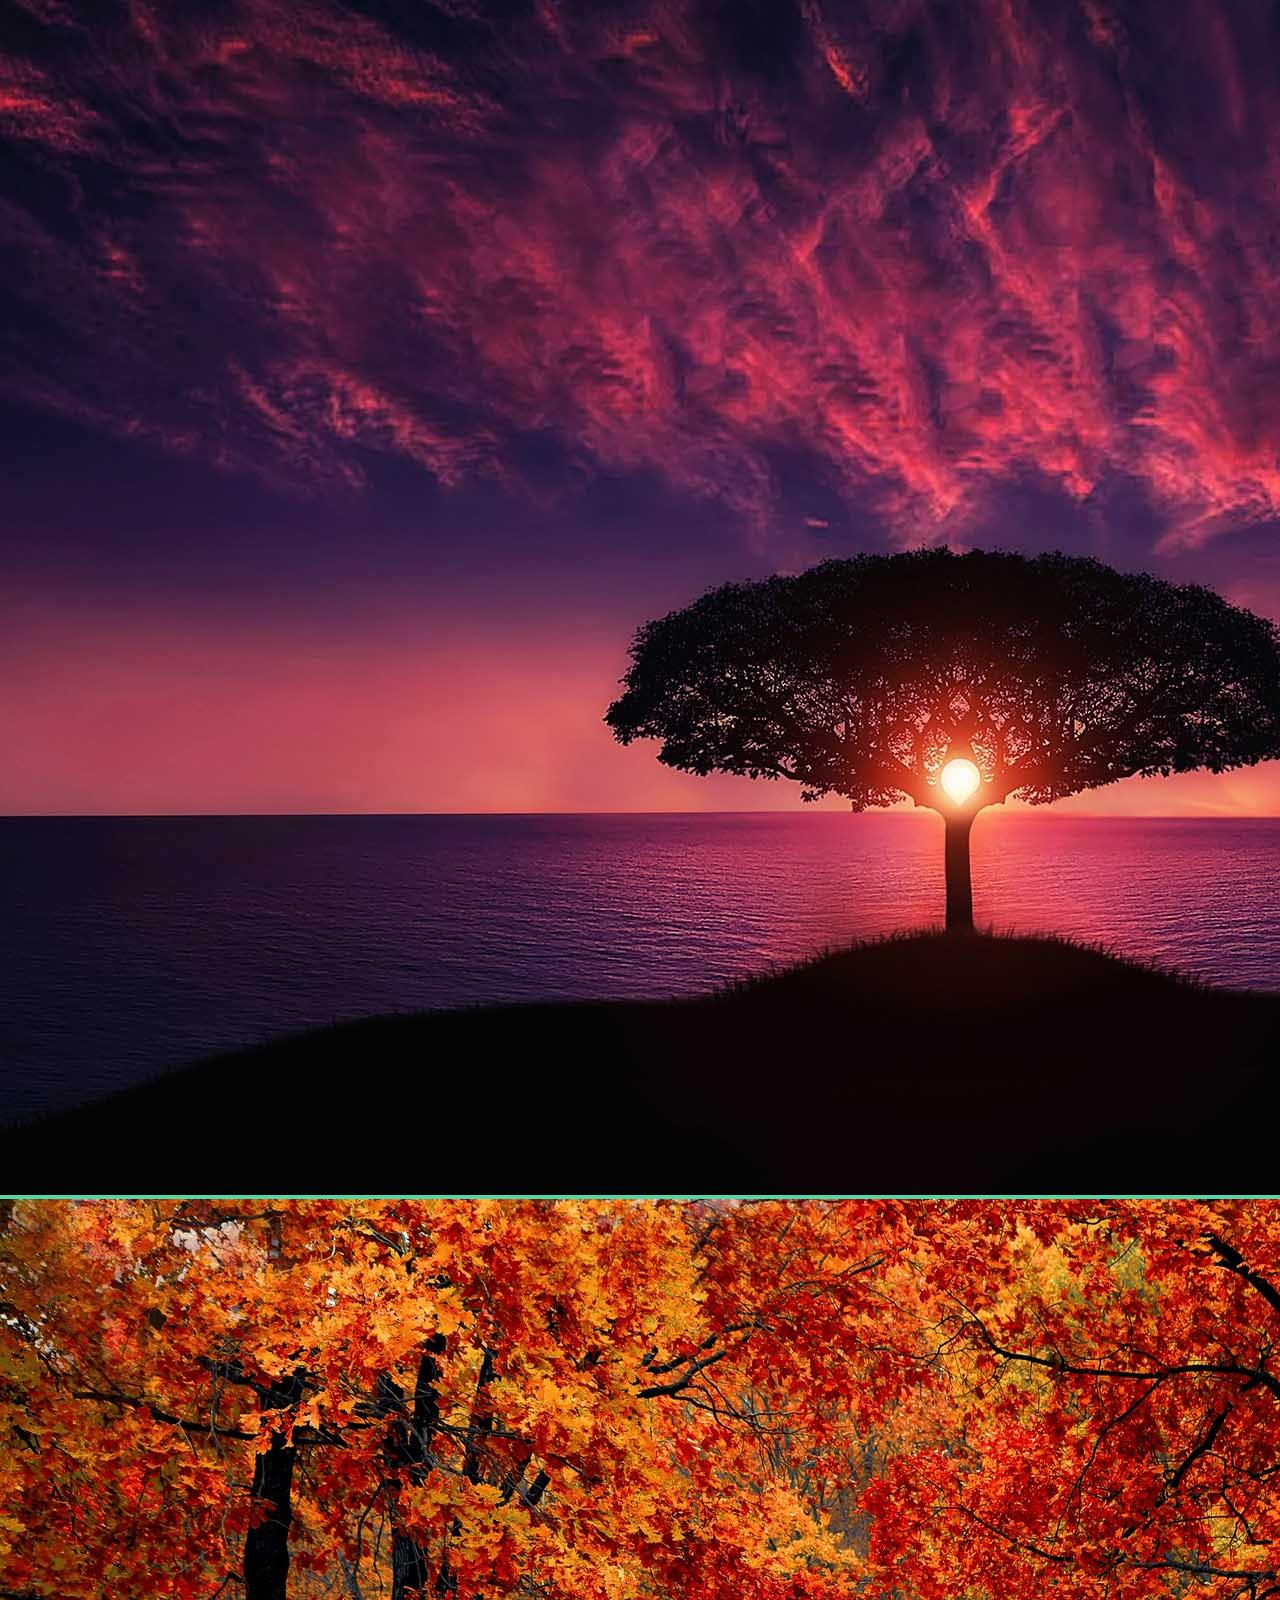
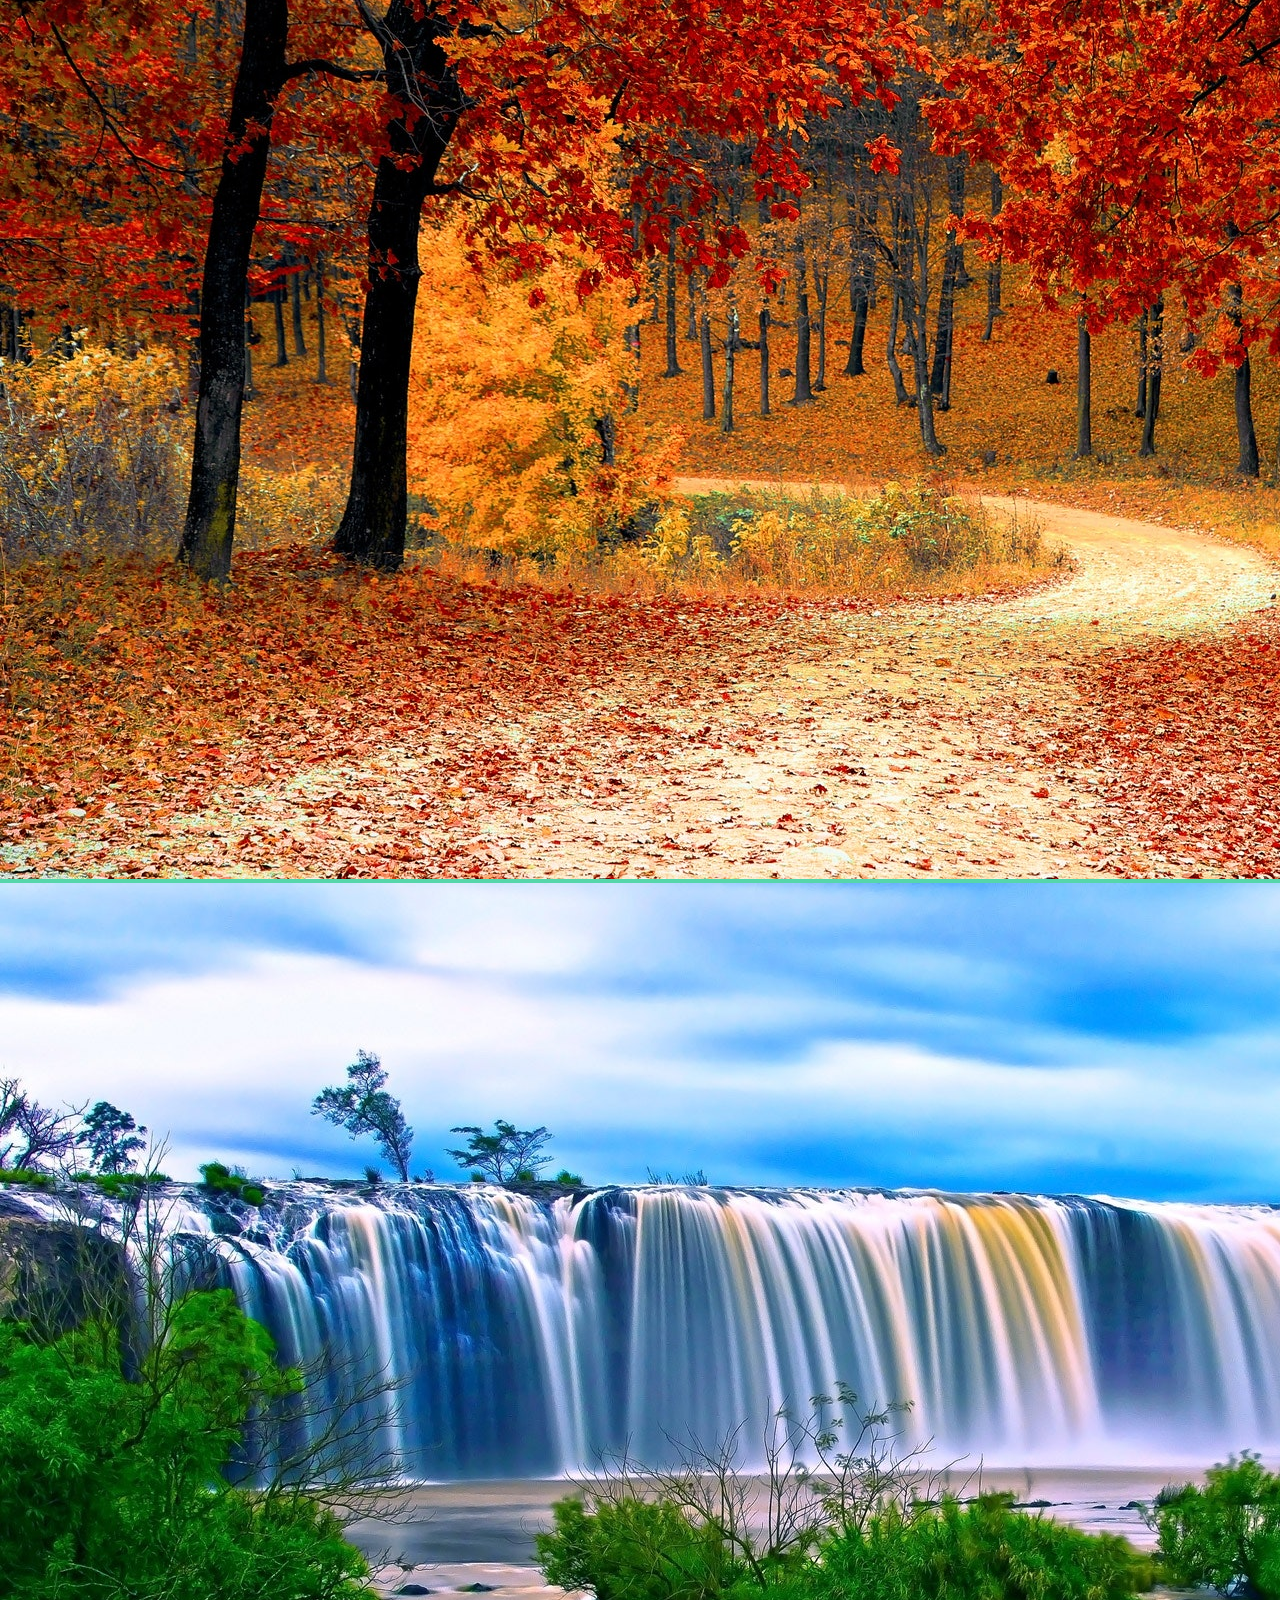
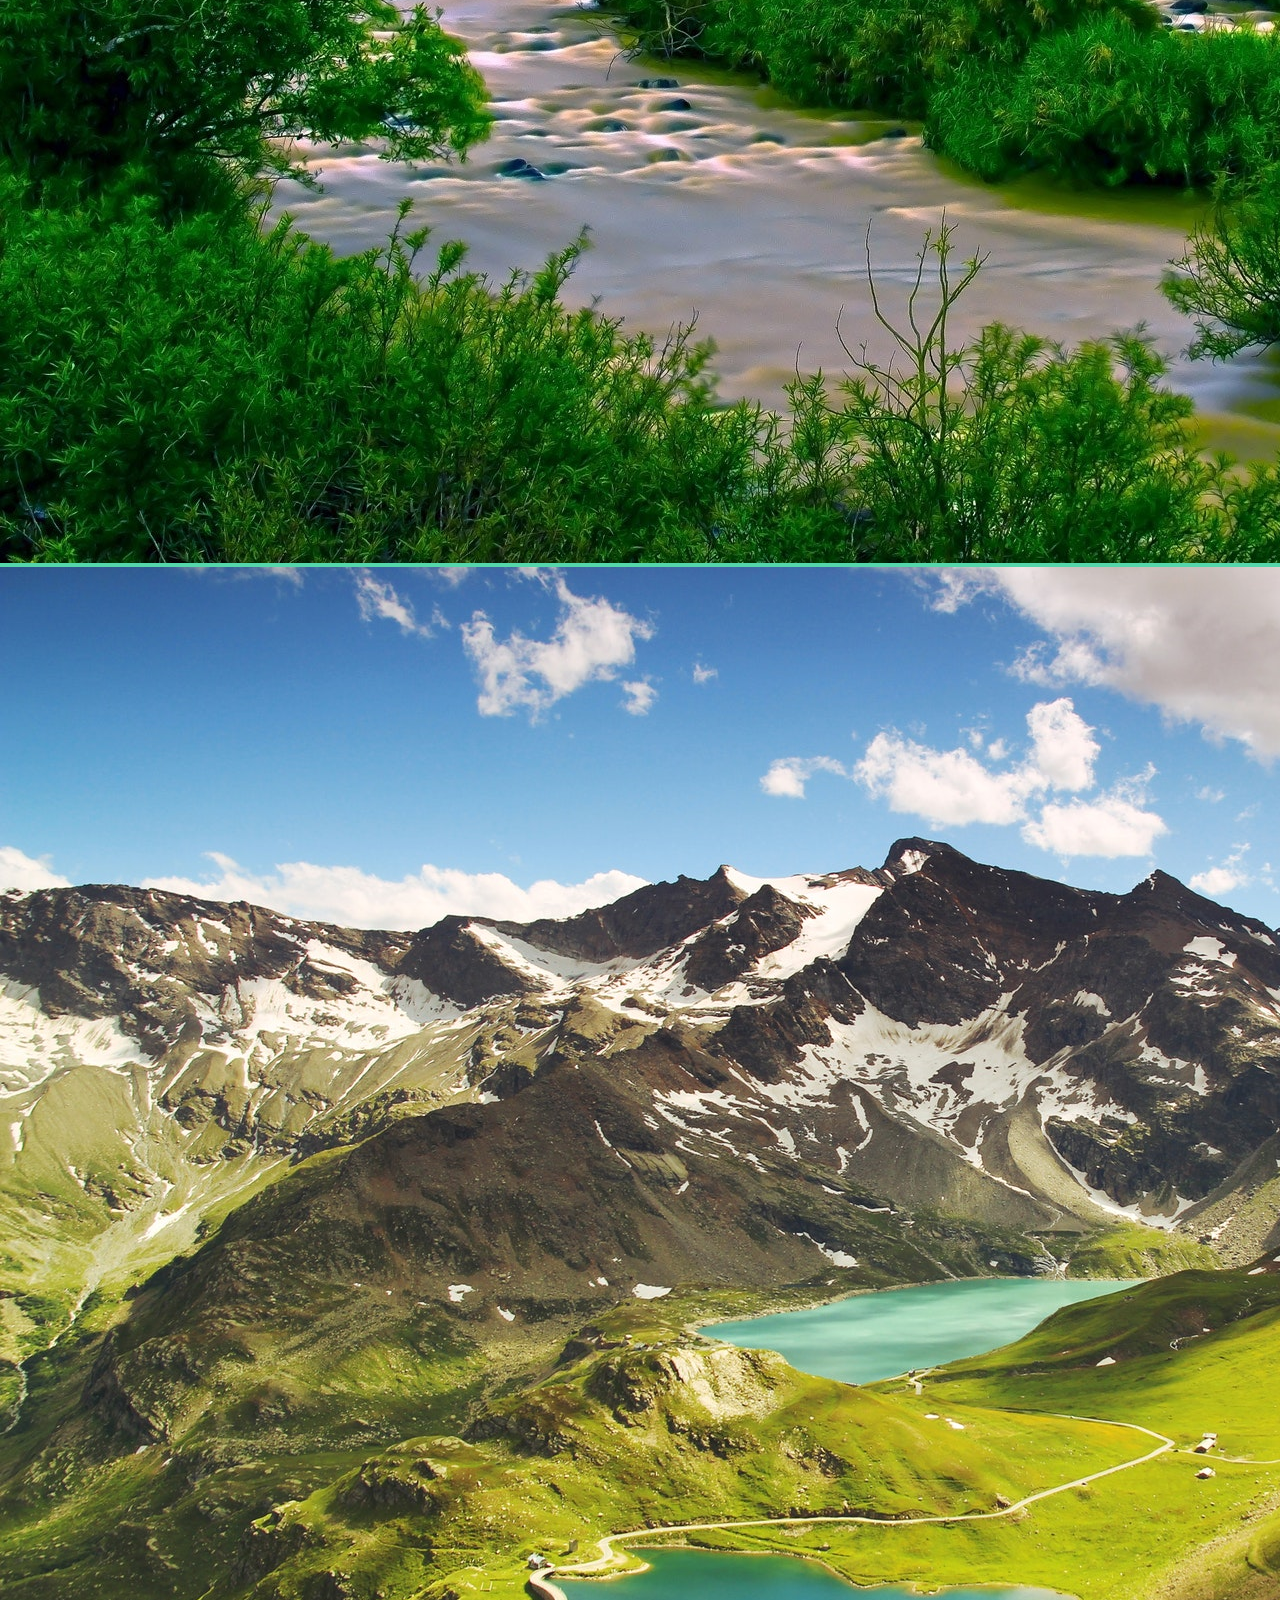
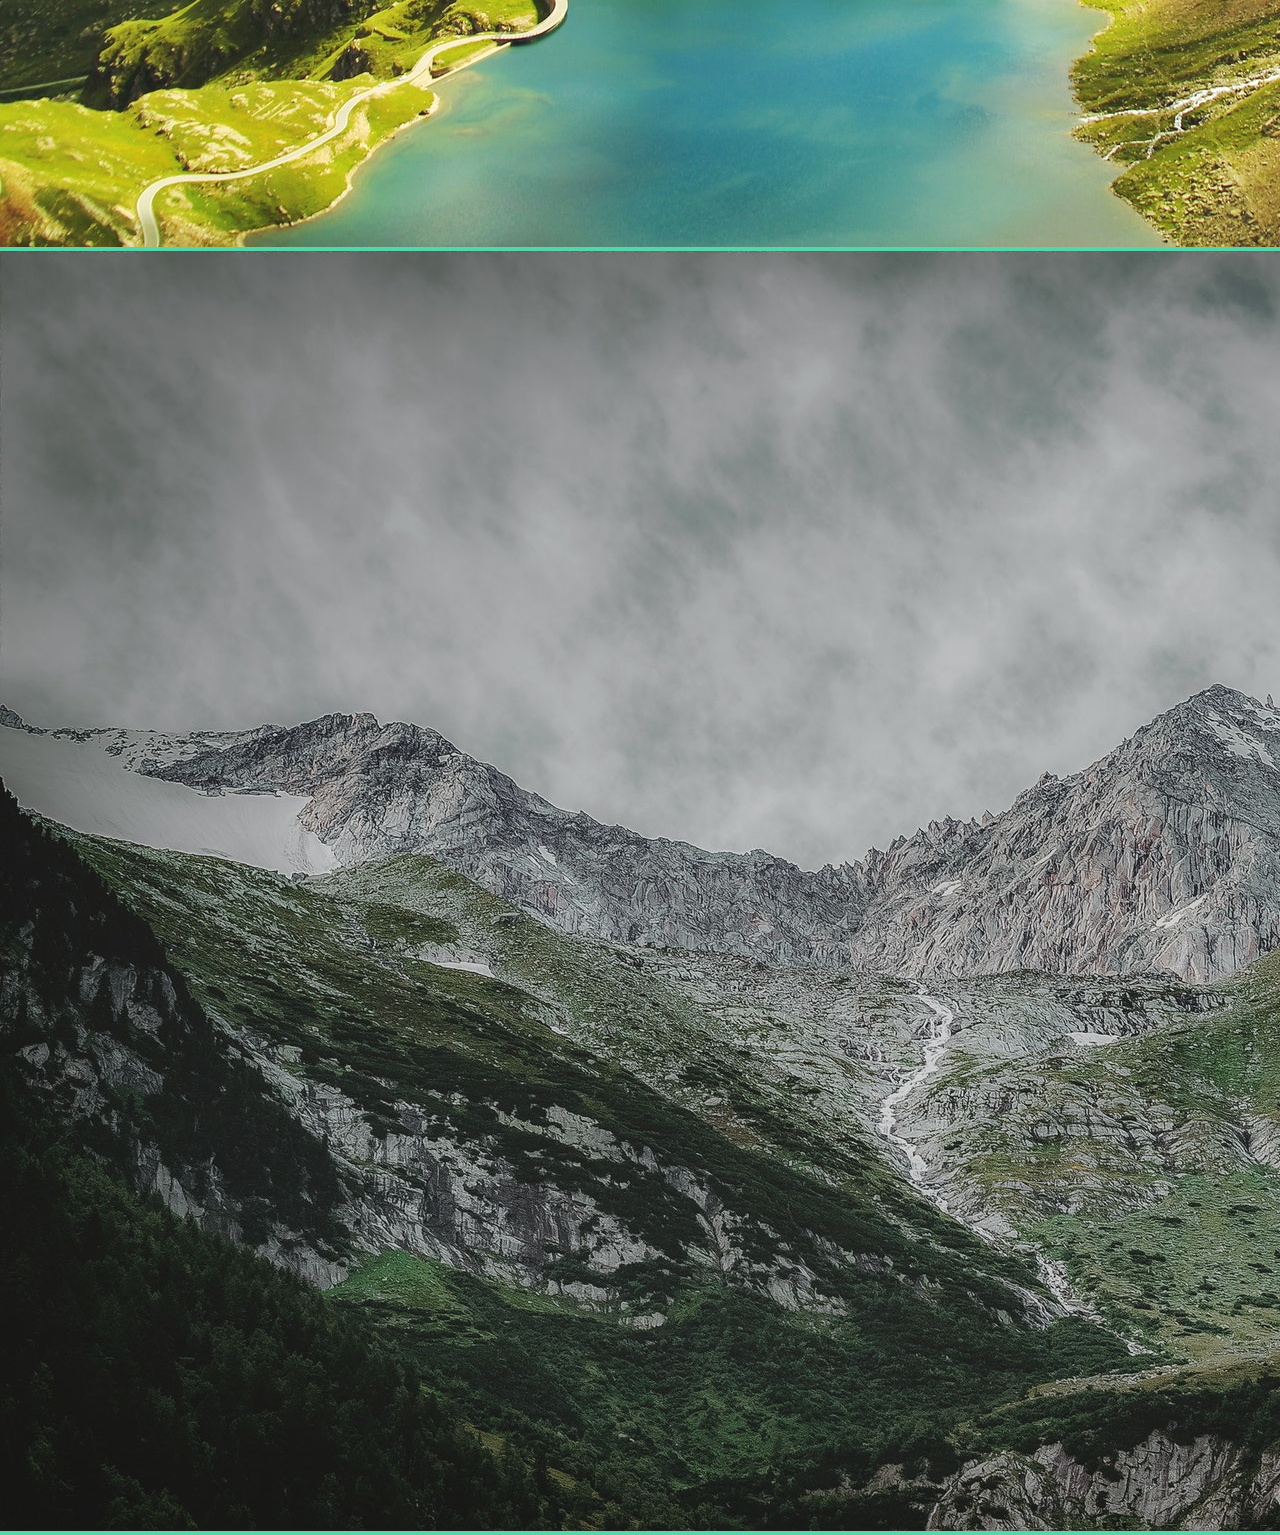
<file: index2.html>
<!DOCTYPE html>
<html>
<head>
  <title>Responsive image Layout</title>
  <link rel="stylesheet" type="text/css" href="style2.css">
  <meta charset="UTF-8">

</head>
<body>

  <header>
        <div><img src="1.jpg"></div>
    <div><img src="2.jpg"></div>
    <div><img src="3.jpg"></div>
    <div><img src="4.jpg"></div>
    <div><img src="5.jpeg"></div>
  </header>


</body>
</html>
</file>
<file: style2.css>
body{
  margin:0;
  background: #222;
  font-family: 'Work Sans', sans-serif;
  font-weight: 300;
}

.container{
  width:80%;
  margin: 0 auto;
}

header{
  background: #55d6aa;

}


.logo{
  float: right;
}
</file>
